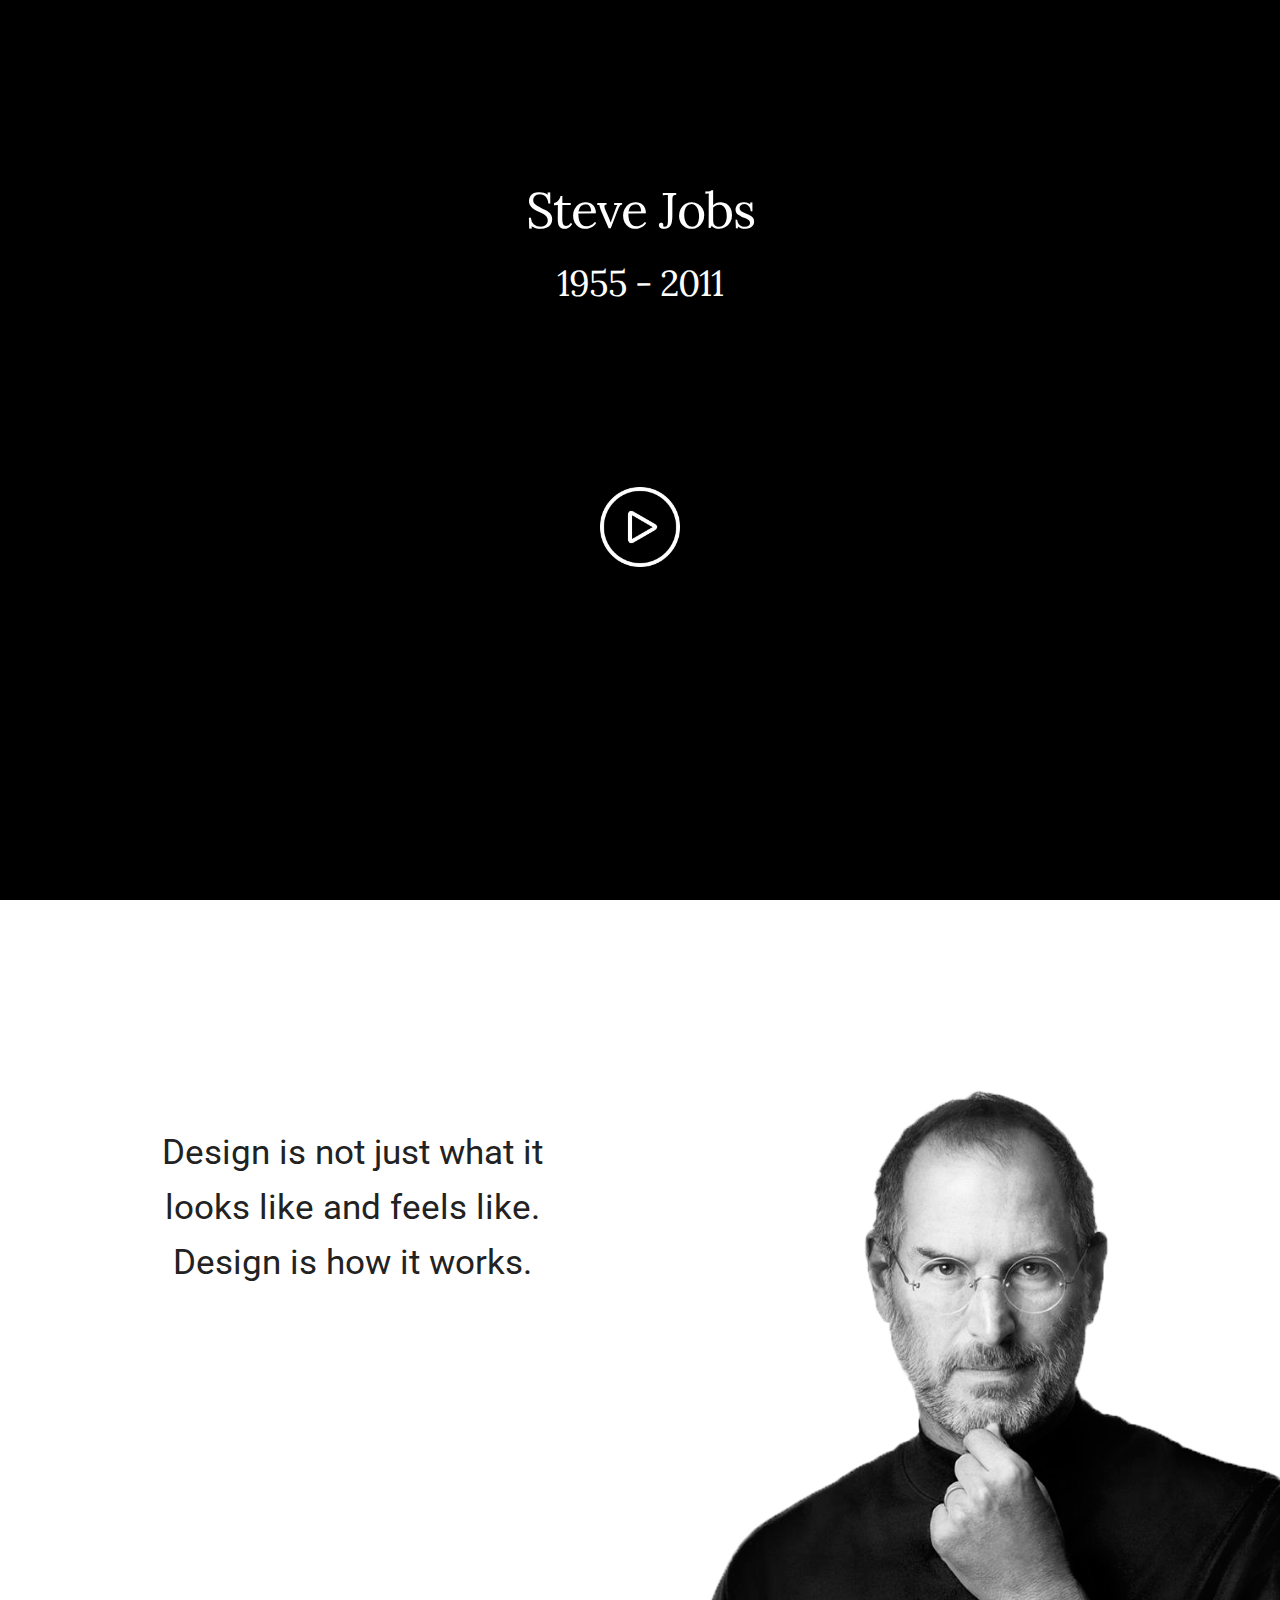
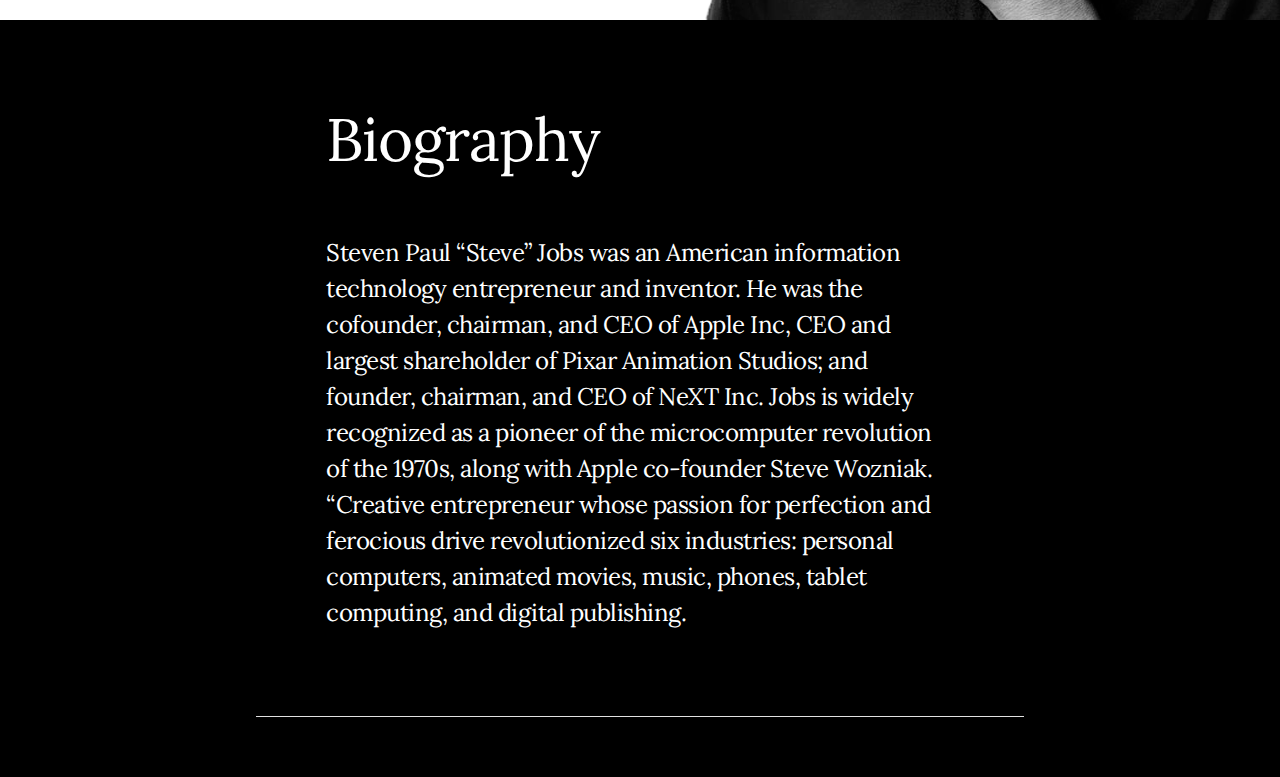
<file: tribute/index.html>
<!DOCTYPE html>
<html lang="en">
<head>

  <!-- Basic Page Needs
  –––––––––––––––––––––––––––––––––––––––––––––––––– -->
  <meta charset="utf-8">
  <title>Steve Jobs</title>
  <meta name="description" content="A Steve Jobs tribute page.">
  <meta name="author" content="Jorge Sanz">

  <!-- Mobile Specific Metas
  –––––––––––––––––––––––––––––––––––––––––––––––––– -->
  <meta name="viewport" content="width=device-width, initial-scale=1">

  <!-- FONT
  –––––––––––––––––––––––––––––––––––––––––––––––––– -->
  <link href="//fonts.googleapis.com/css?family=Raleway:400,300,600" rel="stylesheet" type="text/css">
  <link href='https://fonts.googleapis.com/css?family=Lora:400,400italic,700,700italic' rel='stylesheet' type='text/css'>
  <link href='https://fonts.googleapis.com/css?family=Roboto:400,100,100italic,300,300italic,400italic,500,500italic,700,700italic,900,900italic' rel='stylesheet' type='text/css'>

  <!-- CSS
  –––––––––––––––––––––––––––––––––––––––––––––––––– -->
  <link rel="stylesheet" href="css/main.css">
  <link rel="stylesheet" href="css/normalize.css">
  <link rel="stylesheet" href="css/skeleton.css">

  <!-- Favicon
  –––––––––––––––––––––––––––––––––––––––––––––––––– -->
  <link rel="icon" type="image/png" href="images/favicon.png">
  <link rel="stylesheet" href="https://maxcdn.bootstrapcdn.com/font-awesome/4.5.0/css/font-awesome.min.css">
</head>
<body>

  <!-- Primary Page Layout
  –––––––––––––––––––––––––––––––––––––––––––––––––– -->
  <div id="first-div">
    <div class="container">
      <div class="row">
        <div class="twelve columns" style="margin-top: 20vh">
          <h1 id="first-div-title">Steve Jobs</h1>
          <h3 id="first-div-subtitle">1955 - 2011</h3>
          <a href="https://www.youtube.com/watch?v=s4pVFLUlx8g"><img id="first-div-button" src="./images/Circular Play Button.png"></a>
        </div>
      </div>
    </div>
  </div>

  <!-- Second Page Layout
  –––––––––––––––––––––––––––––––––––––––––––––––––– -->
  <div id="second-div">
    <div id="second-div-text"><div id="steve-jobs-quote">Design is not just what it looks like and feels like. Design is how it works.</div></div>
    <div id="second-div-image"><img id="steve-jobs-image" src="./images/steve-jobs.png"></div>
  </div>

  <!-- Third Page Layout
  –––––––––––––––––––––––––––––––––––––––––––––––––– -->
  <div id="third-div">
    <div class="container">
      <div class="row">
        <div class="two columns"><br></div>
        <div class="eight columns" id="third-div-content">
          <h1 id="third-div-title">Biography</h1>
          <h5 id="third-div-text">Steven Paul “Steve” Jobs was an American information
technology entrepreneur and inventor. He was the cofounder,
chairman, and CEO of Apple Inc, CEO and largest shareholder
of Pixar Animation Studios; and founder, chairman, and CEO
of NeXT Inc. Jobs is widely recognized as a pioneer of the
microcomputer revolution of the 1970s, along with Apple
co-founder Steve Wozniak. “Creative entrepreneur whose
passion for perfection and ferocious drive revolutionized six
industries: personal computers, animated movies, music,
phones, tablet computing, and digital publishing.</p>
          </h5>
        </div>
        <div class="two columns"><br></div>
      </div>
      <hr width="80%">
   

<!-- End Document
  –––––––––––––––––––––––––––––––––––––––––––––––––– -->
</body>
</html>
</file>
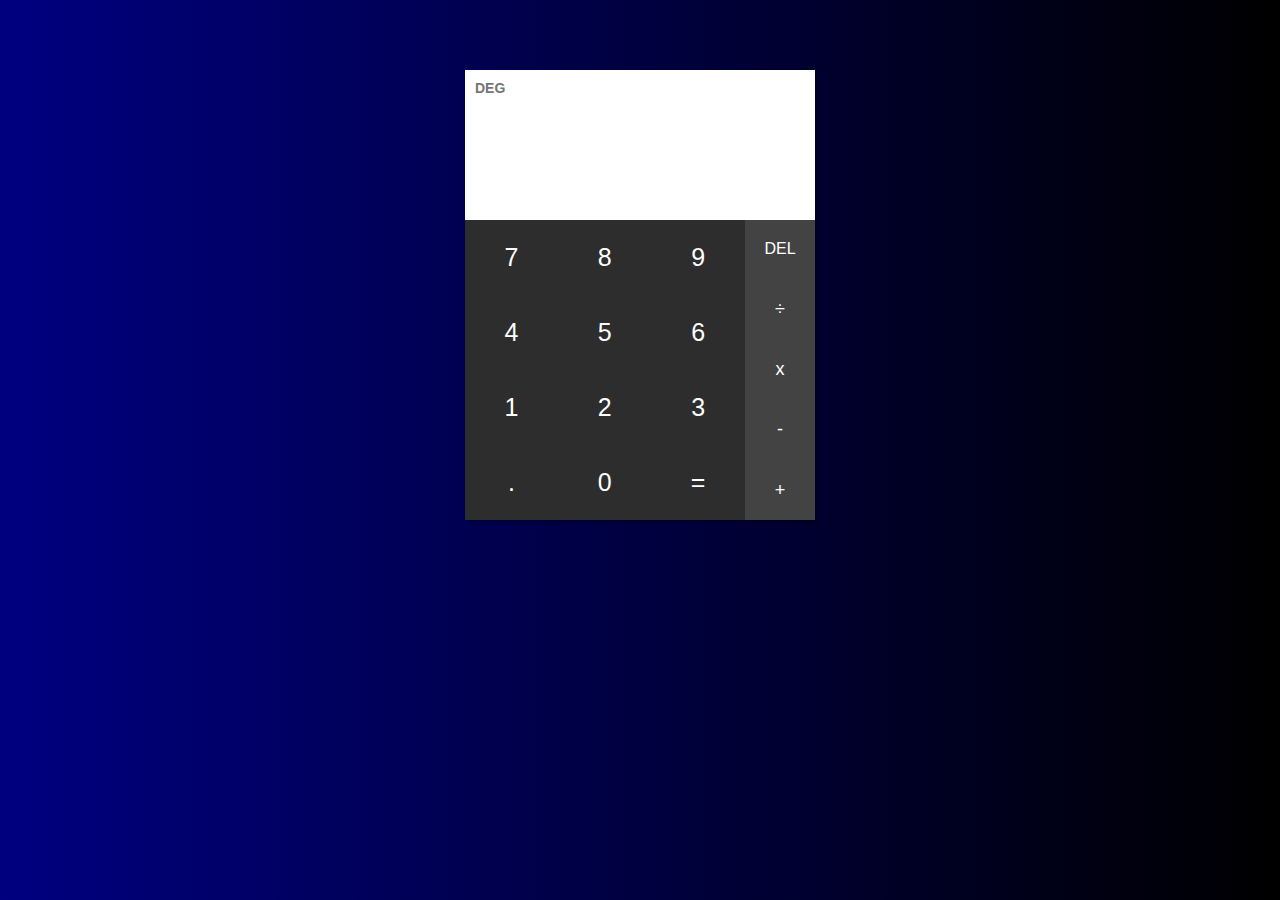
<file: calculator/cal.html>
<!DOCTYPE html>
<html lang="en">
<head>
  <meta charset="UTF-8">
  <meta name="viewport" content="width=device-width, initial-scale=1.0">
  <meta http-equiv="X-UA-Compatible" content="ie=edge">
  <title>JavaScript Calculator</title>
  <link rel="stylesheet" href="style.css">
</head>
<body>

  <main class="calculator">

    <div class="top">

      <span class="unit">deg</span>
      <section class="screen">
        <div class="input"></div>
        <div class="result"></div>
      </section>

    </div>

    <div class="bottom">

      <section class="keys">

        <div class="column">
          <span data-key="7">7</span>
          <span data-key="4">4</span>
          <span data-key="1">1</span>
          <span data-key=".">.</span>
        </div>

        <div class="column">
          <span data-key="8">8</span>
          <span data-key="5">5</span>
          <span data-key="2">2</span>
          <span data-key="0">0</span>
        </div>

        <div class="column">
          <span data-key="9">9</span>
          <span data-key="6">6</span>
          <span data-key="3">3</span>
          <span class="equals-to" data-key="=">=</span>
        </div>
      </section>

      <section class="operators">
        <span class="delete">del</span>
        <span data-key="÷">÷</span>
        <span data-key="x">x</span>
        <span data-key="-">-</span>
        <span data-key="+">+</span>
      </section>

    </div>

  </main>

  <script src="main.js"></script>
</body>
</html>
</file>
<file: tribute/css/main.css>
/* ----- HTML ----- */
html {
  font-size: 12px;
}

/* ----- Fist div ----- */

#first-div {
  background-color: #000;
  min-height: 100vh;
}

#first-div-title {
  color: #fff;
  text-align: center;
  font-family: 'Lora', serif;
}

#first-div-subtitle {
  color: #fff;
  text-align: center;
  font-family: 'Lora', serif;
}

#first-div-button {
  display: block;
  margin-left: auto;
  margin-right: auto;
  max-width: 80px;
  max-height: 80px;
  margin-top: 20vh;
}

/* ----- Second div ----- */
#second-div {
  background-color: #fff;
  min-height: 80vh;
  display: flex;
  flex-direction: row;
  flex-wrap: wrap;
  justify-content: flex-end;
}

#second-div-text {
  order: 1;
  flex-grow: 1;
  min-width: 30%;
  margin-top: 25vh;
  font-size: 2.3em;
  font-family: 'Roboto', sans-serif;
  text-align: center;
  font-weight: 400;
  margin-bottom: 25vh;
}

#steve-jobs-quote {
  max-width: 400px;
  margin-left: auto;
  margin-right: auto;
}

#second-div-image {
  order: 2;
  flex-grow: 1;
  min-width: 45%;
  align-self: flex-end;
  max-width: 500px;
}

#steve-jobs-image {
  max-width: 100%;
  box-sizing: border-box;
  float: right;
}

/* ----- Third div ----- */
#third-div {
  background-color: #000;
  /* min-height: 100vh; */
  padding-bottom: 2vw;
  padding-right: 2vw;
  padding-left: 2vw;
}

#third-div-content {
  color: #fff;
  font-family: 'Lora', serif;
  margin-top: 5.5em;
  margin-bottom: 2em;
}

#third-div-title {
  font-size: 4em;
}

#third-div-text {
  margin-top: 2.5em;
  font-size: em;
}

#author-text {
  color: #fff;
  font-size: 1.2em;
  text-align: center;
  margin-top: 2vw;
}
</file>
<file: tribute/css/skeleton.css>
/*
* Skeleton V2.0.4
* Copyright 2014, Dave Gamache
* www.getskeleton.com
* Free to use under the MIT license.
* http://www.opensource.org/licenses/mit-license.php
* 12/29/2014
*/


/* Table of contents
––––––––––––––––––––––––––––––––––––––––––––––––––
- Grid
- Base Styles
- Typography
- Links
- Buttons
- Forms
- Lists
- Code
- Tables
- Spacing
- Utilities
- Clearing
- Media Queries
*/


/* Grid
–––––––––––––––––––––––––––––––––––––––––––––––––– */
.container {
  position: relative;
  width: 100%;
  max-width: 960px;
  margin: 0 auto;
  padding: 0 20px;
  box-sizing: border-box; }
.column,
.columns {
  width: 100%;
  float: left;
  box-sizing: border-box; }

/* For devices larger than 400px */
@media (min-width: 400px) {
  .container {
    width: 85%;
    padding: 0; }
}

/* For devices larger than 550px */
@media (min-width: 550px) {
  .container {
    width: 80%; }
  .column,
  .columns {
    margin-left: 4%; }
  .column:first-child,
  .columns:first-child {
    margin-left: 0; }

  .one.column,
  .one.columns                    { width: 4.66666666667%; }
  .two.columns                    { width: 13.3333333333%; }
  .three.columns                  { width: 22%;            }
  .four.columns                   { width: 30.6666666667%; }
  .five.columns                   { width: 39.3333333333%; }
  .six.columns                    { width: 48%;            }
  .seven.columns                  { width: 56.6666666667%; }
  .eight.columns                  { width: 65.3333333333%; }
  .nine.columns                   { width: 74.0%;          }
  .ten.columns                    { width: 82.6666666667%; }
  .eleven.columns                 { width: 91.3333333333%; }
  .twelve.columns                 { width: 100%; margin-left: 0; }

  .one-third.column               { width: 30.6666666667%; }
  .two-thirds.column              { width: 65.3333333333%; }

  .one-half.column                { width: 48%; }

  /* Offsets */
  .offset-by-one.column,
  .offset-by-one.columns          { margin-left: 8.66666666667%; }
  .offset-by-two.column,
  .offset-by-two.columns          { margin-left: 17.3333333333%; }
  .offset-by-three.column,
  .offset-by-three.columns        { margin-left: 26%;            }
  .offset-by-four.column,
  .offset-by-four.columns         { margin-left: 34.6666666667%; }
  .offset-by-five.column,
  .offset-by-five.columns         { margin-left: 43.3333333333%; }
  .offset-by-six.column,
  .offset-by-six.columns          { margin-left: 52%;            }
  .offset-by-seven.column,
  .offset-by-seven.columns        { margin-left: 60.6666666667%; }
  .offset-by-eight.column,
  .offset-by-eight.columns        { margin-left: 69.3333333333%; }
  .offset-by-nine.column,
  .offset-by-nine.columns         { margin-left: 78.0%;          }
  .offset-by-ten.column,
  .offset-by-ten.columns          { margin-left: 86.6666666667%; }
  .offset-by-eleven.column,
  .offset-by-eleven.columns       { margin-left: 95.3333333333%; }

  .offset-by-one-third.column,
  .offset-by-one-third.columns    { margin-left: 34.6666666667%; }
  .offset-by-two-thirds.column,
  .offset-by-two-thirds.columns   { margin-left: 69.3333333333%; }

  .offset-by-one-half.column,
  .offset-by-one-half.columns     { margin-left: 52%; }

}


/* Base Styles
–––––––––––––––––––––––––––––––––––––––––––––––––– */
/* NOTE
html is set to 62.5% so that all the REM measurements throughout Skeleton
are based on 10px sizing. So basically 1.5rem = 15px :) */
html {
  font-size: 62.5%; }
body {
  font-size: 1.5em; /* currently ems cause chrome bug misinterpreting rems on body element */
  line-height: 1.6;
  font-weight: 400;
  font-family: "Raleway", "HelveticaNeue", "Helvetica Neue", Helvetica, Arial, sans-serif;
  color: #222; }


/* Typography
–––––––––––––––––––––––––––––––––––––––––––––––––– */
h1, h2, h3, h4, h5, h6 {
  margin-top: 0;
  margin-bottom: 2rem;
  font-weight: 300; }
h1 { font-size: 4.0rem; line-height: 1.2;  letter-spacing: -.1rem;}
h2 { font-size: 3.6rem; line-height: 1.25; letter-spacing: -.1rem; }
h3 { font-size: 3.0rem; line-height: 1.3;  letter-spacing: -.1rem; }
h4 { font-size: 2.4rem; line-height: 1.35; letter-spacing: -.08rem; }
h5 { font-size: 1.8rem; line-height: 1.5;  letter-spacing: -.05rem; }
h6 { font-size: 1.5rem; line-height: 1.6;  letter-spacing: 0; }

/* Larger than phablet */
@media (min-width: 550px) {
  h1 { font-size: 5.0rem; }
  h2 { font-size: 4.2rem; }
  h3 { font-size: 3.6rem; }
  h4 { font-size: 3.0rem; }
  h5 { font-size: 2.4rem; }
  h6 { font-size: 1.5rem; }
}

p {
  margin-top: 0; }


/* Links
–––––––––––––––––––––––––––––––––––––––––––––––––– */
a {
  color: #1EAEDB; }
a:hover {
  color: #0FA0CE; }


/* Buttons
–––––––––––––––––––––––––––––––––––––––––––––––––– */
.button,
button,
input[type="submit"],
input[type="reset"],
input[type="button"] {
  display: inline-block;
  height: 38px;
  padding: 0 30px;
  color: #555;
  text-align: center;
  font-size: 11px;
  font-weight: 600;
  line-height: 38px;
  letter-spacing: .1rem;
  text-transform: uppercase;
  text-decoration: none;
  white-space: nowrap;
  background-color: transparent;
  border-radius: 4px;
  border: 1px solid #bbb;
  cursor: pointer;
  box-sizing: border-box; }
.button:hover,
button:hover,
input[type="submit"]:hover,
input[type="reset"]:hover,
input[type="button"]:hover,
.button:focus,
button:focus,
input[type="submit"]:focus,
input[type="reset"]:focus,
input[type="button"]:focus {
  color: #333;
  border-color: #888;
  outline: 0; }
.button.button-primary,
button.button-primary,
input[type="submit"].button-primary,
input[type="reset"].button-primary,
input[type="button"].button-primary {
  color: #FFF;
  background-color: #33C3F0;
  border-color: #33C3F0; }
.button.button-primary:hover,
button.button-primary:hover,
input[type="submit"].button-primary:hover,
input[type="reset"].button-primary:hover,
input[type="button"].button-primary:hover,
.button.button-primary:focus,
button.button-primary:focus,
input[type="submit"].button-primary:focus,
input[type="reset"].button-primary:focus,
input[type="button"].button-primary:focus {
  color: #FFF;
  background-color: #1EAEDB;
  border-color: #1EAEDB; }


/* Forms
–––––––––––––––––––––––––––––––––––––––––––––––––– */
input[type="email"],
input[type="number"],
input[type="search"],
input[type="text"],
input[type="tel"],
input[type="url"],
input[type="password"],
textarea,
select {
  height: 38px;
  padding: 6px 10px; /* The 6px vertically centers text on FF, ignored by Webkit */
  background-color: #fff;
  border: 1px solid #D1D1D1;
  border-radius: 4px;
  box-shadow: none;
  box-sizing: border-box; }
/* Removes awkward default styles on some inputs for iOS */
input[type="email"],
input[type="number"],
input[type="search"],
input[type="text"],
input[type="tel"],
input[type="url"],
input[type="password"],
textarea {
  -webkit-appearance: none;
     -moz-appearance: none;
          appearance: none; }
textarea {
  min-height: 65px;
  padding-top: 6px;
  padding-bottom: 6px; }
input[type="email"]:focus,
input[type="number"]:focus,
input[type="search"]:focus,
input[type="text"]:focus,
input[type="tel"]:focus,
input[type="url"]:focus,
input[type="password"]:focus,
textarea:focus,
select:focus {
  border: 1px solid #33C3F0;
  outline: 0; }
label,
legend {
  display: block;
  margin-bottom: .5rem;
  font-weight: 600; }
fieldset {
  padding: 0;
  border-width: 0; }
input[type="checkbox"],
input[type="radio"] {
  display: inline; }
label > .label-body {
  display: inline-block;
  margin-left: .5rem;
  font-weight: normal; }


/* Lists
–––––––––––––––––––––––––––––––––––––––––––––––––– */
ul {
  list-style: circle inside; }
ol {
  list-style: decimal inside; }
ol, ul {
  padding-left: 0;
  margin-top: 0; }
ul ul,
ul ol,
ol ol,
ol ul {
  margin: 1.5rem 0 1.5rem 3rem;
  font-size: 90%; }
li {
  margin-bottom: 1rem; }


/* Code
–––––––––––––––––––––––––––––––––––––––––––––––––– */
code {
  padding: .2rem .5rem;
  margin: 0 .2rem;
  font-size: 90%;
  white-space: nowrap;
  background: #F1F1F1;
  border: 1px solid #E1E1E1;
  border-radius: 4px; }
pre > code {
  display: block;
  padding: 1rem 1.5rem;
  white-space: pre; }


/* Tables
–––––––––––––––––––––––––––––––––––––––––––––––––– */
th,
td {
  padding: 12px 15px;
  text-align: left;
  border-bottom: 1px solid #E1E1E1; }
th:first-child,
td:first-child {
  padding-left: 0; }
th:last-child,
td:last-child {
  padding-right: 0; }


/* Spacing
–––––––––––––––––––––––––––––––––––––––––––––––––– */
button,
.button {
  margin-bottom: 1rem; }
input,
textarea,
select,
fieldset {
  margin-bottom: 1.5rem; }
pre,
blockquote,
dl,
figure,
table,
p,
ul,
ol,
form {
  margin-bottom: 2.5rem; }


/* Utilities
–––––––––––––––––––––––––––––––––––––––––––––––––– */
.u-full-width {
  width: 100%;
  box-sizing: border-box; }
.u-max-full-width {
  max-width: 100%;
  box-sizing: border-box; }
.u-pull-right {
  float: right; }
.u-pull-left {
  float: left; }


/* Misc
–––––––––––––––––––––––––––––––––––––––––––––––––– */
hr {
  margin-top: 3rem;
  margin-bottom: 3.5rem;
  border-width: 0;
  border-top: 1px solid #E1E1E1; }


/* Clearing
–––––––––––––––––––––––––––––––––––––––––––––––––– */

/* Self Clearing Goodness */
.container:after,
.row:after,
.u-cf {
  content: "";
  display: table;
  clear: both; }


/* Media Queries
–––––––––––––––––––––––––––––––––––––––––––––––––– */
/*
Note: The best way to structure the use of media queries is to create the queries
near the relevant code. For example, if you wanted to change the styles for buttons
on small devices, paste the mobile query code up in the buttons section and style it
there.
*/


/* Larger than mobile */
@media (min-width: 400px) {}

/* Larger than phablet (also point when grid becomes active) */
@media (min-width: 550px) {}

/* Larger than tablet */
@media (min-width: 750px) {}

/* Larger than desktop */
@media (min-width: 1000px) {}

/* Larger than Desktop HD */
@media (min-width: 1200px) {}
</file>
<file: calculator/style.css>
* {
    margin: 0;
    padding: 0;
    box-sizing: border-box;
  }
  
  html {
    font-family: "Roboto", "Noto Sans", "Helvetica", sans-serif;
    font-size: 14px;
    background-image: linear-gradient(to right, navy , black);
    height: 100%;
  }
  
  .calculator {
    width: 350px;
    height: auto;
    margin: 70px auto 0;
    overflow: hidden;
    box-shadow: 4px 4px rgba(0, 0, 0, 0.2);
  }
  
  .calculator span {
    -moz-user-select: none;
    user-select: none;
  }
  
  .top {
    position: relative;
    height: 150px;
    background-color: white;
  }
  
  .top .unit {
    text-transform: uppercase;
    position: absolute;
    top: 10px;
    left: 10px;
    font-weight: 700;
    color: #757575;
  }
  
  .top .screen {
    position: relative;
    width: 100%;
    top: 20%;
    height: 80%;
  }
  
  .screen > div  {
    display: flex;
    align-items: center;
    justify-content: flex-end;
    width: 100%;
    padding: 5px;
    text-align: right;
  }
  
  .screen .input {
    color: #757575;
    height: 60%;
    font-size: 35px;
  }
  
  .screen .result {
    color: #9e9e9e;
    font-size: 20px;
    height: 40%;
  }
  
  .bottom {
    background-color: #2D2D2D;
    height: 300px;
    color: #fff;
    cursor: pointer;
  }
  
  .bottom section {
    position: relative;
    height: 100%;
    float: left;
    display: flex;
  }
  
  .keys {
    width: 80%;
  }
  
  
  .keys .column {
    display: flex;
    flex-grow: 1;
  }
  
  .keys .column, .operators {
    flex-direction: column;
    justify-content: center;
    align-items: center;
  }
  
  .keys .column span, .operators span {
    position: relative;
    overflow: hidden;
    flex-grow: 1;
    width: 100%;
    line-height: 1;
    padding: 10px;
    display: flex;
    justify-content: center;
    align-items: center;
    transition: background-color 0.5s;
  }
  
  .keys .column span {
    font-size: 25px;
  }
  
  .keys .column span:hover, .operators span:hover {
    background-color: rgba(0, 0, 0, 0.2);
  }
  
  .operators {
    width: 20%;
    font-size: 18px;
    background-color: #434343;
  }
  
  .delete {
    font-size: 16px;
    text-transform: uppercase;
  }
  
  .credit {
    display: block;
    text-align: center;
    width: 100%;
    position: absolute;
    bottom: 20px;
    margin: 0 auto;
  }
  
  .credit a, .error {
    color: #C2185B;
  }
</file>
